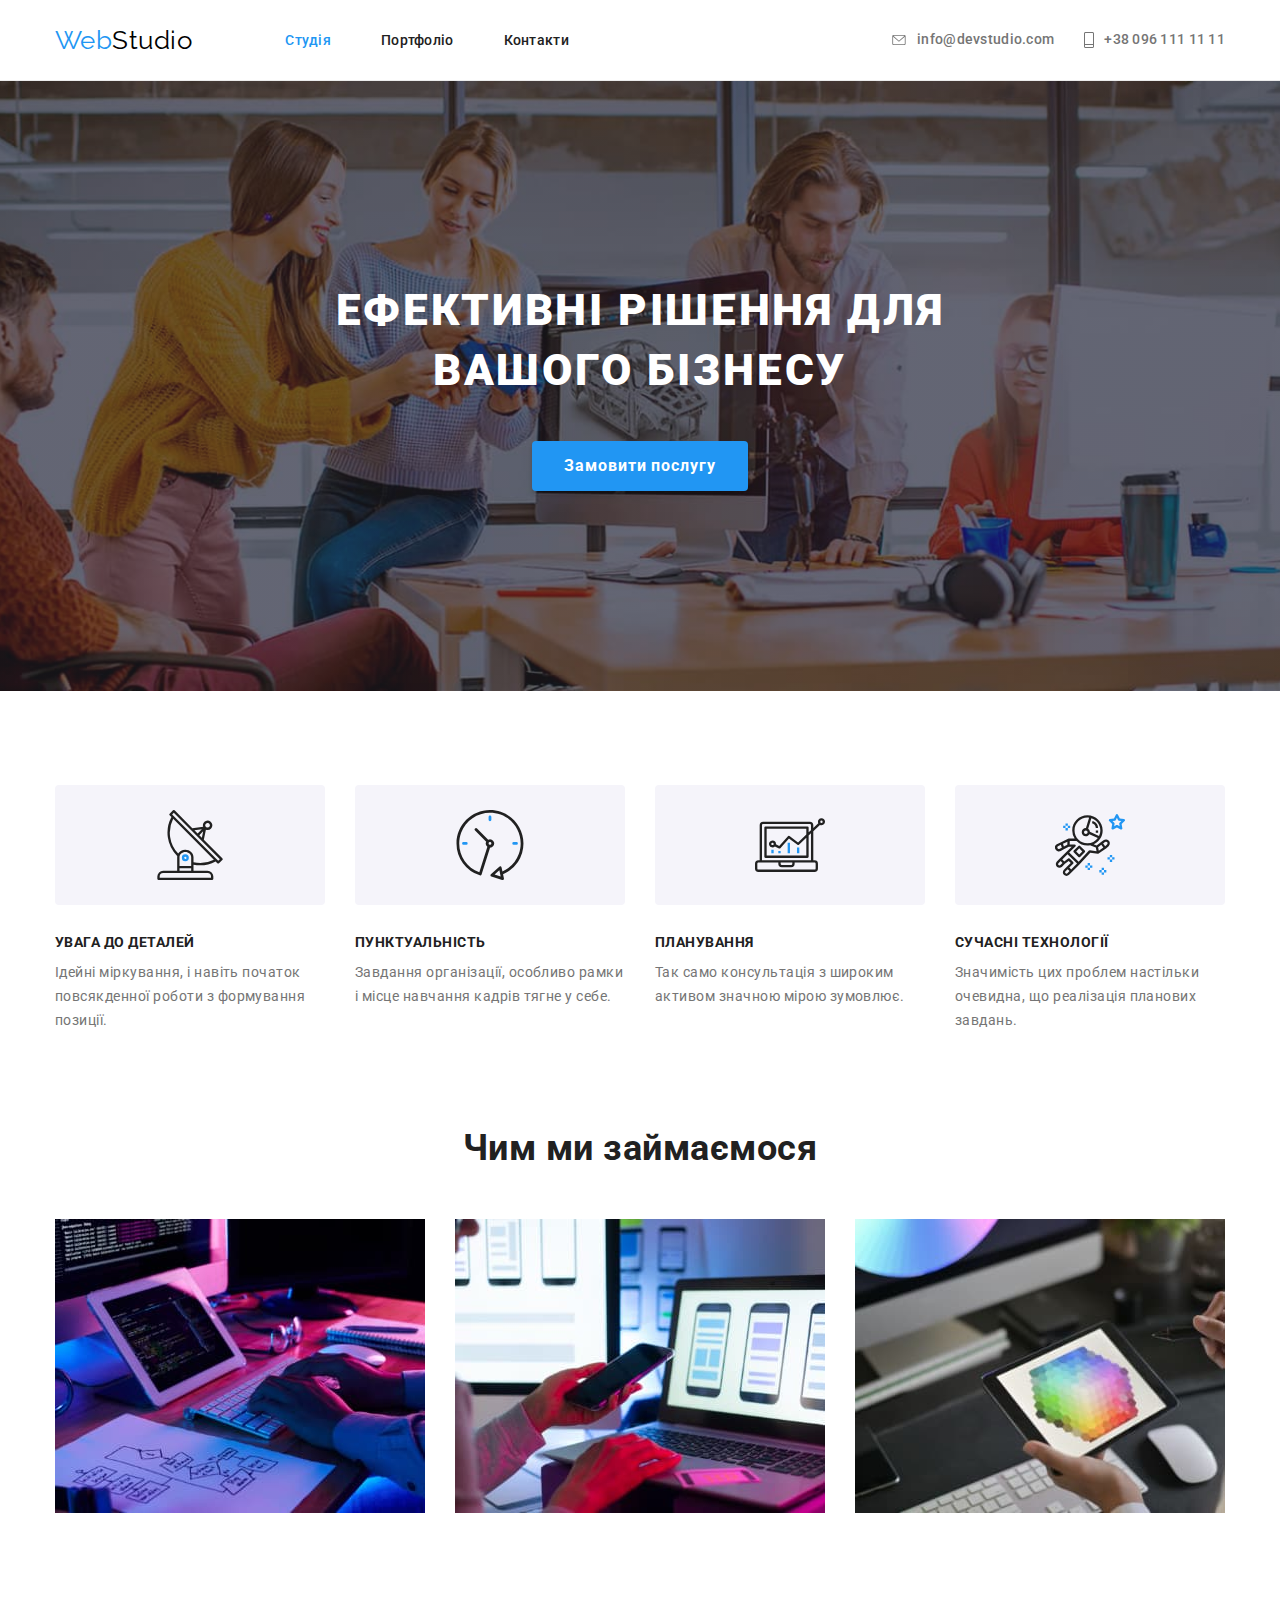
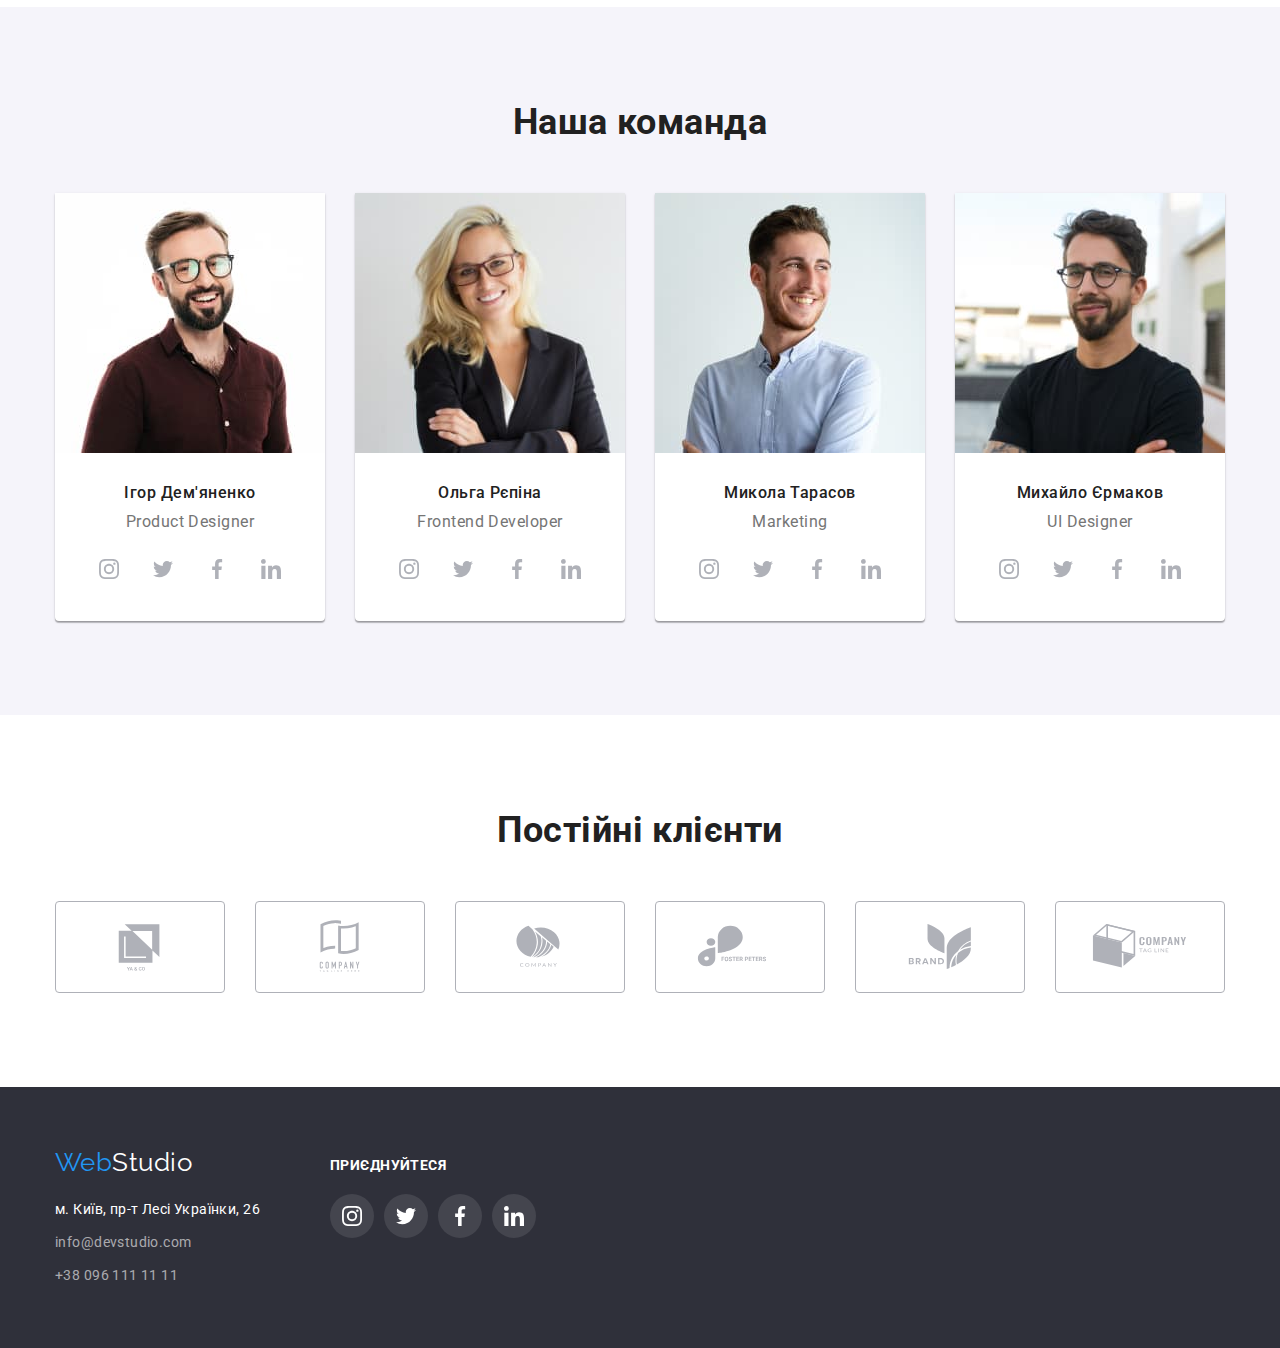
<file: index.html>
<!DOCTYPE html>
<html lang="uk">
<head>
    <meta charset="UTF-8">
    <meta http-equiv="X-UA-Compatible" content="IE=edge">
    <meta name="viewport" content="width=device-width, initial-scale=1.0">
    <title>Document</title>
    <link rel="stylesheet" href="https://cdnjs.cloudflare.com/ajax/libs/modern-normalize/1.0.0/modern-normalize.min.css" />
    <link href="https://fonts.googleapis.com/css2?family=Raleway:wght@700&family=Roboto:wght@400;500;700;900&display=swap"
        rel="stylesheet">
    <link rel="stylesheet" href="./css/styles.css">
</head>
<body>
    <header class="page-header">
        <div class="container">
           <div class="header-container">
            <nav class="site-nav">
                <div class="header-nav">
                    <a href="./index.html" class="logo">
                        <span class="first-part-logo">Web</span><span>Studio</span>
                    </a>
                    <ul class="list header-menu">
                        <li class="main-nav">
                            <a href="./index.html" class="link-studio active">Студія</a>
                        </li>
                        <li>
                            <a href="./portfolio.html" class="link-portpholio">Портфоліо</a>
                        </li>
                        <li>
                            <a href="" class="link-contacts">Контакти</a>
                        </li>
                    </ul>
                </div>
            </nav>
            <div class="contacts-nav">
                <ul class="list contact-list">
                    <li>
                        <a href="mailto:info@devstudio.com" class="mail">
                            <svg class="mail-icon" width="16" height="10">
                                <use href="./images/icons.svg#icon-envelope">
                                </use>
                            </svg>
                            info@devstudio.com
                        </a>
                    </li>
                    <li>
                        <a href="tel:+380961111111" class="tel">
                            <svg class="tel-icon" width="10" height="16">
                                <use href="./images/icons.svg#icon-Vector">
                                </use>
                            </svg>
                            +38 096 111 11 11
                        </a>
                    </li>
                </ul>  
            </div>
           </div>
        </div>
    </header>
    <main>
        <section class="section-main">
            <div class="container">
                <div class="hero-container">
                    <h1 class="main-title">ЕФЕКТИВНІ РІШЕННЯ ДЛЯ ВАШОГО БІЗНЕСУ</h1>
                    <button type="button" class="btn-order">Замовити послугу</button>
                </div>
            </div>
        </section>
        <section class="section-benefits">
            <div class="container">
                <div class="benefits-container">
                    <h2 hidden>Наші переваги</h2>
                    <ul class="list benefits-list">
                        <li>
                            <a href="" class="benefits-item">
                                <svg width="70" height="70">
                                    <use href="./images/icons.svg#icon-antenna"></use>
                                </svg>
                            </a>
                            <h3 class="title-3">УВАГА ДО ДЕТАЛЕЙ</h3>
                            <p class="p-title-3">Ідейні міркування, і навіть початок повсякденної роботи з формування позиції.</p>
                        </li>
                        <li>
                            <a href="" class="benefits-item">
                                <svg width="70" height="70">
                                    <use href="./images/icons.svg#icon-clock"></use>
                                </svg>
                            </a>
                            <h3 class="title-3">ПУНКТУАЛЬНІСТЬ</h3>
                            <p class="p-title-3">Завдання організації, особливо рамки і місце навчання кадрів тягне у себе.</p>
                        </li>
                        <li>
                            <a href="" class="benefits-item">
                                <svg width="70" height="70">
                                    <use href="./images/icons.svg#icon-diagram"></use>
                                </svg>
                            </a>
                            <h3 class="title-3">ПЛАНУВАННЯ</h3>
                            <p class="p-title-3">Так само консультація з широким активом значною мірою зумовлює.</p>
                        </li>
                        <li>
                            <a href="" class="benefits-item">
                                <svg width="70" height="70">
                                    <use href="./images/icons.svg#icon-astronaut"></use>
                                </svg>
                            </a>
                            <h3 class="title-3">СУЧАСНІ ТЕХНОЛОГІЇ</h3>
                            <p class="p-title-3">Значимість цих проблем настільки очевидна, що реалізація планових завдань.</p>
                        </li>
                    </ul>
                </div>
            </div>
        </section>
        <section class="section-working">
            <div class="container">
                <div class="container-working">
                    <h2 class="title">Чим ми займаємося</h2>
                    <ul class="list list-working">
                        <li>
                            <img src="./images/img1.jpg" width="370" alt="зображення програміста при роботі з кодуванням">
                        </li>
                        <li>
                            <img src="./images/img2.jpg" width="370" alt="юай дизайнер, що працює над інтерфейсом мобільного додатку">
                        </li>
                        <li>
                            <img src="./images/img3.jpg" width="370" alt="веб-дизайнер з палітрою кольорів">
                        </li>
                    </ul>
                </div>
            </div>
        </section>
        <section class="section-team">
            <div class="container">
                <div class="container-team">
                    <h2 class="title">Наша команда</h2>
                    <ul class="list list-team-container">
                        <li class="list-team">
                            <img src="./images/img2-1.jpg" width="270" alt="Ігор Дем'яненко">
                            <div class="container-for-p">
                                <p class="name">Ігор Дем'яненко</p>
                                <p class="position">Product Designer</p>
                                <ul class="list soc-list">
                                    <li class="soc-item">
                                        <a href="" class="soc-link">
                                            <svg class="soc-icon" width="20" height="20">
                                                <use href="./images/icons.svg#icon-instagram"></use>
                                            </svg>
                                        </a>
                                    </li>
                                    <li class="soc-item">
                                        <a href="" class="soc-link">
                                            <svg class="soc-icon" width="20" height="20">
                                                <use href="./images/icons.svg#icon-twitter-1">
                                                </use>
                                            </svg>
                                        </a>
                                    </li>
                                    <li class="soc-item">
                                        <a href="" class="soc-link">
                                            <svg class="soc-icon" width="20" height="20">
                                                <use href="./images/icons.svg#icon-facebook">
                                                </use>
                                            </svg>
                                        </a>
                                    </li>
                                    <li class="soc-item">
                                        <a href="" class="soc-link">
                                            <svg class="soc-icon" width="20" height="20">
                                                <use href="./images/icons.svg#icon-linkedin">
                                
                                                </use>
                                            </svg>
                                        </a>
                                    </li>
                                </ul>
                            </div>
                        </li>
                        <li class="list-team">
                            <img src="./images/img2-2.jpg" width="270" alt="Ольга Рєпіна">
                            <div class="container-for-p">
                                <p class="name">Ольга Рєпіна</p>
                                <p class="position">Frontend Developer</p>
                                <ul class="list soc-list">
                                    <li class="soc-item">
                                        <a href="" class="soc-link">
                                            <svg class="soc-icon" width="20" height="20">
                                                <use href="./images/icons.svg#icon-instagram"></use>
                                            </svg>
                                        </a>
                                    </li>
                                    <li class="soc-item">
                                        <a href="" class="soc-link">
                                            <svg class="soc-icon" width="20" height="20">
                                                <use href="./images/icons.svg#icon-twitter-1">
                                                </use>
                                            </svg>
                                        </a>
                                    </li>
                                    <li class="soc-item">
                                        <a href="" class="soc-link">
                                            <svg class="soc-icon" width="20" height="20">
                                                <use href="./images/icons.svg#icon-facebook">
                                                </use>
                                            </svg>
                                        </a>
                                    </li>
                                    <li class="soc-item">
                                        <a href="" class="soc-link">
                                            <svg class="soc-icon" width="20" height="20">
                                                <use href="./images/icons.svg#icon-linkedin">
                                
                                                </use>
                                            </svg>
                                        </a>
                                    </li>
                                </ul>
                            </div>
                        </li>
                        <li class="list-team">
                            <img src="./images/img2-3.jpg" width="270" alt="Микола Тарасов">
                            <div class="container-for-p">
                                <p class="name">Микола Тарасов</p>
                                <p class="position">Marketing</p>
                                <ul class="list soc-list">
                                    <li class="soc-item">
                                        <a href="" class="soc-link">
                                            <svg class="soc-icon" width="20" height="20">
                                                <use href="./images/icons.svg#icon-instagram"></use>
                                            </svg>
                                        </a>
                                    </li>
                                    <li class="soc-item">
                                        <a href="" class="soc-link">
                                            <svg class="soc-icon" width="20" height="20">
                                                <use href="./images/icons.svg#icon-twitter-1">
                                                </use>
                                            </svg>
                                        </a>
                                    </li>
                                    <li class="soc-item">
                                        <a href="" class="soc-link">
                                            <svg class="soc-icon" width="20" height="20">
                                                <use href="./images/icons.svg#icon-facebook">
                                                </use>
                                            </svg>
                                        </a>
                                    </li>
                                    <li class="soc-item">
                                        <a href="" class="soc-link">
                                            <svg class="soc-icon" width="20" height="20">
                                                <use href="./images/icons.svg#icon-linkedin">
                                
                                                </use>
                                            </svg>
                                        </a>
                                    </li>
                                </ul>
                            </div>
                        </li>
                        <li class="list-team">
                            <img src="./images/img2-4.jpg" width="270" alt="Михайло Єрмаков">
                            <div class="container-for-p">
                                <p class="name">Михайло Єрмаков</p>
                                <p class="position">UI Designer</p>
                                <ul class="list soc-list">
                                    <li class="soc-item">
                                        <a href="" class="soc-link">
                                            <svg class="soc-icon" width="20" height="20">
                                                <use href="./images/icons.svg#icon-instagram"></use>
                                            </svg>
                                        </a>
                                    </li>
                                    <li class="soc-item">
                                        <a href="" class="soc-link">
                                            <svg class="soc-icon" width="20" height="20">
                                                <use href="./images/icons.svg#icon-twitter-1">
                                                </use>
                                            </svg>
                                        </a>
                                    </li>
                                    <li class="soc-item">
                                        <a href="" class="soc-link">
                                            <svg class="soc-icon" width="20" height="20">
                                                <use href="./images/icons.svg#icon-facebook">
                                                </use>
                                            </svg>
                                        </a>
                                    </li>
                                    <li class="soc-item">
                                        <a href="" class="soc-link">
                                            <svg class="soc-icon" width="20" height="20">
                                                <use href="./images/icons.svg#icon-linkedin">
                                
                                                </use>
                                            </svg>
                                        </a>
                                    </li>
                                </ul>
                            </div>
                        </li>
                    </ul>
                </div>
            </div>
        </section>
        <section class="section-clients">
            <div class="container">
                <div class="continer-clients">
                    <h2 class="title">Постійні клієнти</h2>
                    <ul class="list clients-list">
                        <li class="clients-item">
                            <a href="" class="clients-link">
                            <svg width="106" height="60" class="clients-icon">
                                <use href="./images/icons.svg#icon-Logo1"></use>
                            </svg>
                            </a>
                        </li>
                        <li class="clients-item">
                            <a href="" class="clients-link">
                                <svg width="106" height="60" class="clients-icon">
                                    <use href="./images/icons.svg#icon-Logo2"></use>
                                </svg>
                            </a>
                        </li>
                        <li class="clients-item">
                            <a href="" class="clients-link">
                                <svg width="106" height="60" class="clients-icon">
                                    <use href="./images/icons.svg#icon-Logo3"></use>
                                </svg>
                            </a>
                        </li>
                        <li class="clients-item">
                            <a href="" class="clients-link">
                                <svg width="106" height="60" class="clients-icon">
                                    <use href="./images/icons.svg#icon-Logo4"></use>
                                </svg>
                            </a>
                        </li>
                        <li class="clients-item">
                            <a href="" class="clients-link">
                                <svg width="106" height="60" class="clients-icon">
                                    <use href="./images/icons.svg#icon-Logo5"></use>
                                </svg>
                            </a>
                        </li>
                        <li class="clients-item">
                            <a href="" class="clients-link">
                                <svg width="106" height="60" class="clients-icon">
                                    <use href="./images/icons.svg#icon-Logo6"></use>
                                </svg>
                            </a>
                        </li>
                    </ul>
                </div>
            </div>
        </section>
    </main>
    <footer class="footer">
        <div class="container">
            <div class="container-footer-main">
                <div class="container-footer">
                    <a href="./index.html" class="logo">
                        <span class="first-part-logo">Web</span><span class="second-part-logo">Studio</span>
                    </a>
                    <address class="address-container">
                        <a href="https://www.google.com/maps/place/%D0%B1%D1%83%D0%BB%D1%8C%D0%B2%D0%B0%D1%80+%D0%9B%D0%B5%D1%81%D1%96+%D0%A3%D0%BA%D1%80%D0%B0%D1%97%D0%BD%D0%BA%D0%B8,+26,+%D0%9A%D0%B8%D1%97%D0%B2,+%D0%A3%D0%BA%D1%80%D0%B0%D1%97%D0%BD%D0%B0,+02000/@50.4265807,30.5361971,17z/data=!3m1!4b1!4m5!3m4!1s0x40d4cf0e033ecbe9:0x57a4dffefec77da0!8m2!3d50.4265807!4d30.5383858"
                            target="_blank" rel="noopener noreferrer nofollow" class="address">м. Київ, пр-т Лесі Українки, 26</a>
                        <a href="mailto:info@devstudio.com" class="mail">info@devstudio.com</a>
                        <a href="tel:+380961111111" class="tel">+38 096 111 11 11</a>
                    </address>
                </div>
                <div class="container-social">
                    <h4 class="title-social">Приєднуйтеся</h4>
                    <ul class="list soc-list-footer">
                        <li class="soc-item">
                            <a href="" class="soc-link-footer">
                                <svg class="soc-icon-footer" width="20" height="20">
                                    <use href="./images/icons.svg#icon-instagram"></use>
                                </svg>
                            </a>
                        </li>
                        <li class="soc-item">
                            <a href="" class="soc-link-footer">
                                <svg class="soc-icon-footer" width="20" height="20">
                                    <use href="./images/icons.svg#icon-twitter-1">
                                    </use>
                                </svg>
                            </a>
                        </li>
                        <li class="soc-item">
                            <a href="" class="soc-link-footer">
                                <svg class="soc-icon-footer" width="20" height="20">
                                    <use href="./images/icons.svg#icon-facebook">
                                    </use>
                                </svg>
                            </a>
                        </li>
                        <li class="soc-item">
                            <a href="" class="soc-link-footer">
                                <svg class="soc-icon-footer" width="20" height="20">
                                    <use href="./images/icons.svg#icon-linkedin">
                
                                    </use>
                                </svg>
                            </a>
                        </li>
                    </ul>
                </div>
            </div>
        </div>
    </footer>
</body>
</html>
</file>
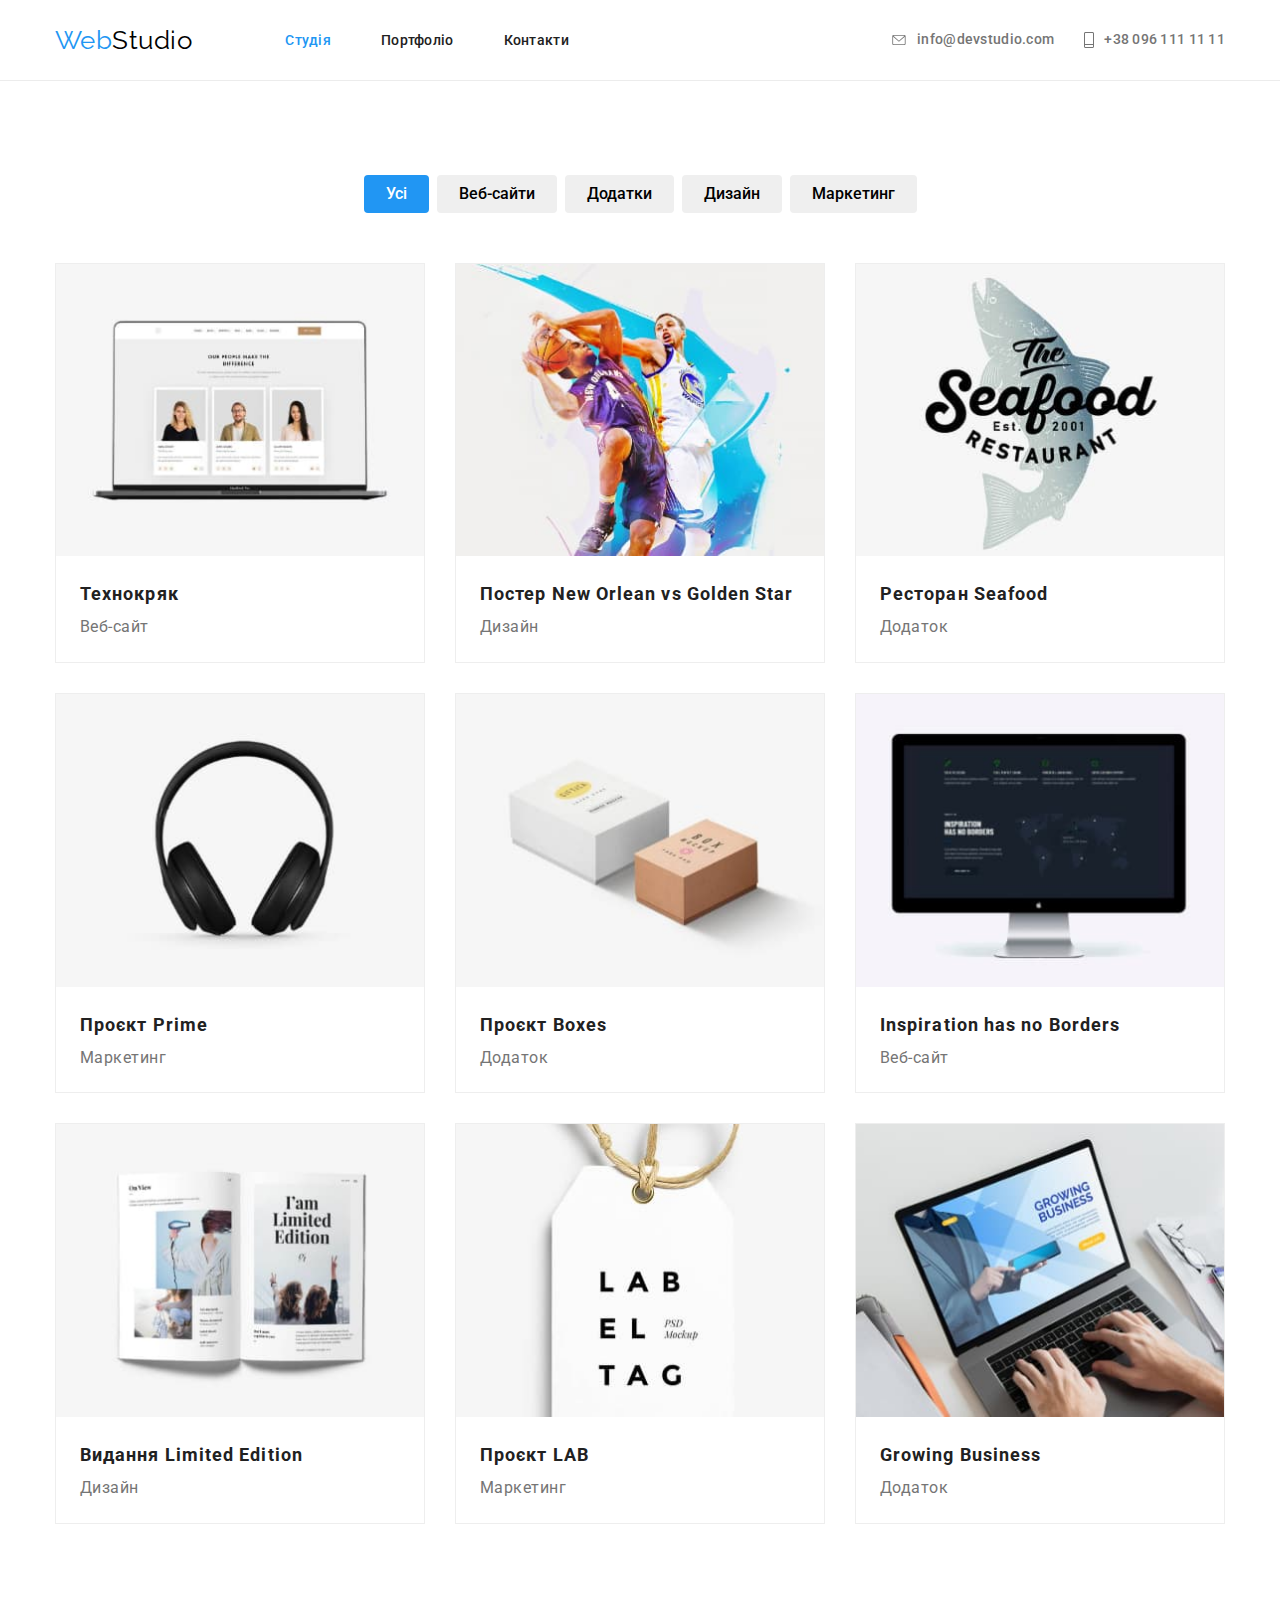
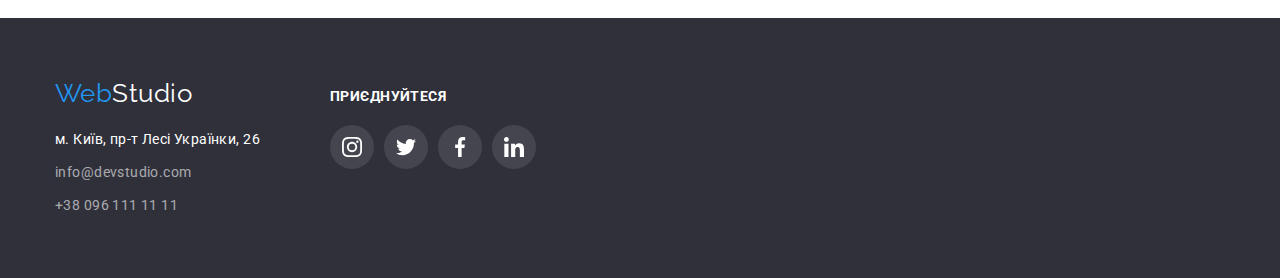
<file: portfolio.html>
<!DOCTYPE html>
<html lang="uk">
<head>
    <meta charset="UTF-8">
    <meta http-equiv="X-UA-Compatible" content="IE=edge">
    <meta name="viewport" content="width=device-width, initial-scale=1.0">
    <title>Document</title>
    <link rel="stylesheet" href="https://cdnjs.cloudflare.com/ajax/libs/modern-normalize/1.0.0/modern-normalize.min.css" />
    <link href="https://fonts.googleapis.com/css2?family=Raleway:wght@700&family=Roboto:wght@400;500;700;900&display=swap"
        rel="stylesheet">
    <link rel="stylesheet" href="./css/styles.css">
</head>
<body>
    <header class="page-header">
        <div class="container">
            <div class="header-container">
                <nav class="site-nav">
                    <div class="header-nav">
                        <a href="./index.html" class="logo">
                            <span class="first-part-logo">Web</span><span>Studio</span>
                        </a>
                        <ul class="list header-menu">
                            <li class="main-nav">
                                <a href="./index.html" class="link-studio active">Студія</a>
                            </li>
                            <li>
                                <a href="./portfolio.html" class="link-portpholio">Портфоліо</a>
                            </li>
                            <li>
                                <a href="" class="link-contacts">Контакти</a>
                            </li>
                        </ul>
                    </div>
                </nav>
                <div class="contacts-nav">
                    <ul class="list contact-list">
                        <li>
                            <a href="mailto:info@devstudio.com" class="mail">
                                <svg class="mail-icon" width="16" height="10">
                                    <use href="./images/icons.svg#icon-envelope">
                                    </use>
                                </svg>
                                info@devstudio.com
                            </a>
                        </li>
                        <li>
                            <a href="tel:+380961111111" class="tel">
                                <svg class="tel-icon" width="10" height="16">
                                    <use href="./images/icons.svg#icon-Vector">
                                    </use>
                                </svg>
                                +38 096 111 11 11
                            </a>
                        </li>
                    </ul>
                </div>
            </div>
        </div>
    </header>
    <main class="main-portpholio">
        <section class="section-portpholio">
            <div class="container">
                <ul class="list button-list">
                    <li>
                        <button type="button" class="btn active-btn">Усі</button>
                    </li>
                    <li>
                        <button type="button" class="btn">Веб-сайти</button>
                    </li>
                    <li>
                        <button type="button" class="btn">Додатки</button>
                    </li>
                    <li>
                        <button type="button" class="btn">Дизайн</button>
                    </li>
                    <li>
                        <button type="button" class="btn">Маркетинг</button>
                    </li>
                </ul>
                <ul class="list all-list">
                    <li class="image-item">
                        <img src="./images/imgp1.jpg" width="370" alt="наші люди">
                        <div class="container-pretitle">
                            <h2 class="title-image">Технокряк</h2>
                            <p class="p-image">Веб-сайт</p>
                        </div>
                    </li>
                    <li class="image-item">
                        <img src="./images/imgp2.jpg" width="370" alt="2 баскетболіста">
                        <div class="container-pretitle">
                            <h2 class="title-image">Постер New Orlean vs Golden Star</h2>
                            <p class="p-image">Дизайн</p>
                        </div>
                    </li>
                    <li class="image-item">
                        <img src="./images/imgp3.jpg" width="370" alt="емблема ресторану">
                        <div class="container-pretitle">
                            <h2 class="title-image">Ресторан Seafood</h2>
                            <p class="p-image">Додаток</p>
                        </div>
                    </li>
                    <li class="image-item">
                        <img src="./images/imgp4.jpg" width="370" alt="навушники">
                        <div class="container-pretitle">
                            <h2 class="title-image">Проєкт Prime</h2>
                            <p class="p-image">Маркетинг</p>
                        </div>
                    </li>
                    <li class="image-item">
                        <img src="./images/imgp5.jpg" width="370" alt="2 коробки">
                        <div class="container-pretitle">
                            <h2 class="title-image">Проєкт Boxes</h2>
                            <p class="p-image">Додаток</p>
                        </div>
                    </li>
                    <li class="image-item">
                        <img src="./images/imgp6.jpg" width="370" alt="додаток Інспірейшн хес ноу Бордерс">
                        <div class="container-pretitle">
                            <h2 class="title-image">Inspiration has no Borders</h2>
                            <p class="p-image">Веб-сайт</p>
                        </div>
                    </li>
                    <li class="image-item">
                        <img src="./images/imgp7.jpg" width="370" alt="видання">
                        <div class="container-pretitle">
                            <h2 class="title-image">Видання Limited Edition</h2>
                            <p class="p-image">Дизайн</p>
                        </div>
                    </li>
                    <li class="image-item">
                        <img src="./images/imgp8.jpg" width="370" alt="проєкт">
                        <div class="container-pretitle">
                            <h2 class="title-image">Проєкт LAB</h2>
                            <p class="p-image">Маркетинг</p>
                        </div>
                    </li>
                    <li class="image-item">
                        <img src="./images/imgp9.jpg" width="370" alt="додаток Гровінг Бізнес">
                        <div class="container-pretitle">
                            <h2 class="title-image">Growing Business</h2>
                            <p class="p-image">Додаток</p>
                        </div>
                    </li>
                </ul>
            </div>
        </section>
    </main>
<footer class="footer">
    <div class="container">
        <div class="container-footer-main">
            <div class="container-footer">
                <a href="./index.html" class="logo">
                    <span class="first-part-logo">Web</span><span class="second-part-logo">Studio</span>
                </a>
                <address class="address-container">
                    <a href="https://www.google.com/maps/place/%D0%B1%D1%83%D0%BB%D1%8C%D0%B2%D0%B0%D1%80+%D0%9B%D0%B5%D1%81%D1%96+%D0%A3%D0%BA%D1%80%D0%B0%D1%97%D0%BD%D0%BA%D0%B8,+26,+%D0%9A%D0%B8%D1%97%D0%B2,+%D0%A3%D0%BA%D1%80%D0%B0%D1%97%D0%BD%D0%B0,+02000/@50.4265807,30.5361971,17z/data=!3m1!4b1!4m5!3m4!1s0x40d4cf0e033ecbe9:0x57a4dffefec77da0!8m2!3d50.4265807!4d30.5383858"
                        target="_blank" rel="noopener noreferrer nofollow" class="address">м. Київ, пр-т Лесі Українки,
                        26</a>
                    <a href="mailto:info@devstudio.com" class="mail">info@devstudio.com</a>
                    <a href="tel:+380961111111" class="tel">+38 096 111 11 11</a>
                </address>
            </div>
            <div class="container-social">
                <h4 class="title-social">Приєднуйтеся</h4>
                <ul class="list soc-list-footer">
                    <li class="soc-item">
                        <a href="" class="soc-link-footer">
                            <svg class="soc-icon-footer" width="20" height="20">
                                <use href="./images/icons.svg#icon-instagram"></use>
                            </svg>
                        </a>
                    </li>
                    <li class="soc-item">
                        <a href="" class="soc-link-footer">
                            <svg class="soc-icon-footer" width="20" height="20">
                                <use href="./images/icons.svg#icon-twitter-1">
                                </use>
                            </svg>
                        </a>
                    </li>
                    <li class="soc-item">
                        <a href="" class="soc-link-footer">
                            <svg class="soc-icon-footer" width="20" height="20">
                                <use href="./images/icons.svg#icon-facebook">
                                </use>
                            </svg>
                        </a>
                    </li>
                    <li class="soc-item">
                        <a href="" class="soc-link-footer">
                            <svg class="soc-icon-footer" width="20" height="20">
                                <use href="./images/icons.svg#icon-linkedin">

                                </use>
                            </svg>
                        </a>
                    </li>
                </ul>
            </div>
        </div>
    </div>
</footer>
</body>
</html>
</file>
<file: css/styles.css>
:root {
    --primary-text-color: #212121;
    --secondary-text-color: #757575;
    --accent-color: #2196F3;
    --white-color: #FFFFFF;
    --bg-black-color: #2F303A;
    --bg-white-color: #F5F5F5;
    --bg-white2-color:#F5F4FA;
    --gradient: linear-gradient(rgba(47, 48, 58, 0.4), rgba(47, 48, 58, 0.4));

}

body {
color: var(--primary-text-color);
font-family: Roboto, sans-serif;
letter-spacing: 0.03em;
}

.list {
    list-style: none;
}

.title {
    font-weight: 700;
    font-size: 36px;
    line-height: 1.17;
    text-align: center;
}

h1, h2, h3, h4, h5, h6,
p, 
ul {
    padding: 0;
    margin: 0;
}

.container {
    width: 1200px;
    margin: 0 auto;
    padding-left: 15px;
    padding-right: 15px;
}

/* header */

.page-header{
    background-color: var(--white-color);
    border-bottom: 1px solid #ECECEC;;
}

.logo {
    font-family: Raleway;
    font-size: 26px;
    line-height: 1.19;
    color: #000000;
    text-decoration: none;
}

.first-part-logo {
    color: var(--accent-color);
}

.second-part-logo {
    color: var(--white-color);
}

.link-studio, .link-portpholio, .link-contacts {
    color: var(--primary-text-color);
    font-weight: 500;
    font-size: 14px;
    line-height: 1.14;
    text-decoration: none;
    letter-spacing: 0.02em;
}

.link-studio:hover,
.link-portpholio:hover,
.link-contacts:hover,
.link-studio:focus,
.link-portpholio:focus,
.link-contacts:focus,
.mail:hover,
.mail:focus,
.tel:hover,
.tel:focus,
.active {
    color: var(--accent-color);
}

.mail:hover .mail-icon {
    fill: var(--accent-color);
}

.tel:hover .tel-icon {
    fill: var(--accent-color);
}

.mail:focus .mail-icon {
    fill: var(--accent-color);
}

.tel:focus .tel-icon {
    fill: var(--accent-color);
}

.mail, .tel {
    display: flex;
    align-items: center;
    color: var(--secondary-text-color);
    font-weight: 500;
    font-size: 14px;
    line-height: 1.14;
    text-decoration: none;
    letter-spacing: 0.02em;
}

.header-container {
    display: flex;
    justify-content: space-between;
    align-items: center;
    height: 80px;
}

.header-nav {
    display: flex;
    align-items: center;
    gap: 93px;
}

.header-menu {
    display: flex;
    gap: 50px;
}

.contact-list {
    display: flex;
    gap: 30px;
}

.tel-icon, .mail-icon {
    display: flex;
    align-items: center;
    margin-right: 10px;
    fill: var(--secondary-text-color);
}
/* main */
/* main section */
.section-main {
    background-color: var(--bg-black-color);
    background-image: var(--gradient),
    url(../images/hero.jpg);
    background-repeat: no-repeat;
    background-size: cover;
    object-fit: cover;
    background-position: center;
    padding-top: 200px;
    padding-bottom: 200px;
}

.main-title {
    color: var(--white-color);
    font-weight: 900;
    font-size: 44px;
    line-height: 1.36;
    text-align: center;
    letter-spacing: 0.06em;
    max-width: 696px;
    display: inline-block;
}

.btn-order {
    background-color: var(--accent-color);
    cursor: pointer;
    color: var(--white-color);
    font-weight: 700;
    font-size: 16px;
    line-height: 1.88;
    letter-spacing: 0.06em;

    border: none;
    box-shadow: 0px 4px 4px rgba(0, 0, 0, 0.15);
    border-radius: 4px;
    padding: 10px 32px;
}

.hero-container {
    display: flex;
    flex-direction: column;
    align-items: center;
    gap: 40px;
}

/* benefits section */

.section-benefits {
    padding-top: 94px;
}

.benefits-item {
    display: flex;
    justify-content: center;
    align-items: center;
    width: 270px;
    height: 120px;
    background-color: var(--bg-white2-color);
    border-radius: 4px;
    margin-bottom: 30px;
}

.benefits-list {
    display: flex;
    gap: 30px;
}

.title-3 {
    font-weight: 700;
    font-size: 14px;
    line-height: 1.14;
    margin-bottom: 10px;
}

.p-title-3 {
    font-size: 14px;
    line-height: 1.71;
    color: var(--secondary-text-color);
}

/* section-our-working */

.section-working {
    padding-top: 94px;
    padding-bottom: 94px;
}

.list-working {
    display: flex;
    margin-top: 50px;
    justify-content: center;
    gap: 30px;
}

/* section-team */

.section-team {
    background-color: var(--bg-white2-color);
    padding-top: 94px;
    padding-bottom: 94px;
}

.list-team-container {
    display: flex;
    justify-content: space-between;
    margin-top: 50px;
}

.list-team {
    background-color: var(--white-color);
    box-shadow: 0px 1px 3px rgba(0, 0, 0, 0.12), 0px 1px 1px rgba(0, 0, 0, 0.14), 0px 2px 1px rgba(0, 0, 0, 0.2);
    border-radius: 0px 0px 4px 4px;
}

.container-for-p {
    padding-top: 30px;
    padding-bottom: 30px;
}

.name {
    margin-bottom: 10px;
    font-weight: 500;
    font-size: 16px;
    line-height: 1.19;
    text-align: center;
}

.position {
    color: var(--secondary-text-color);
    font-size: 16px;
    line-height: 1.19;
    text-align: center;
    margin-bottom: 16px;
}

.soc-list {
    display: flex;
    justify-content: center;
    gap: 10px;
}

.soc-icon {
    fill: #AFB1B8;
}

.soc-link {
    width: 44px;
    height: 44px;
    display: flex;
    align-items: center;
    justify-content: center;
    border-radius: 50%;
}

.soc-link:hover {
    background-color: var(--accent-color)
}

.soc-link:hover .soc-icon {
    fill: var(--white-color);
}

.soc-link:focus {
    background-color: var(--accent-color)
}

.soc-link:focus .soc-icon {
    fill: var(--white-color);
}
/* section clients */

.section-clients {
    padding-top: 94px;
    padding-bottom: 94px;
}

.clients-list {
    display: flex;
    justify-content: space-between;
    gap: 30px;
    margin-top: 50px;
}

.clients-item {
    width: calc((100% - 60px) / 6);
}

.clients-link {
    width: 100%;
    height: 92px;
    border: 1px solid #AFB1B8;
    border-radius: 4px;
    display: flex;
    align-items: center;
    justify-content: center;
}

.clients-icon {
    fill: #AFB1B8;
}

.clients-link:hover {
    border: 1px solid #2196F3;
}

.clients-link:hover .clients-icon{
    fill: var(--accent-color);
}

.clients-link:focus {
    border: 1px solid #2196F3;
}

.clients-link:focus .clients-icon {
    fill: var(--accent-color);
}

/* footer */
.container-footer {
    display: flex;
    flex-direction: column;
    gap: 20px;
}

.address-container {
    display: flex;
    flex-direction: column;
    gap: 9px;
}

.footer {
    background-color: var(--bg-black-color);
}

.address {
    font-size: 14px;
    line-height: 1.71;
    color: var(--white-color);
    font-style: normal;
    text-decoration: none;
    letter-spacing: 0.03em;
}

.footer .mail,
.footer .tel {
    font-style: normal;
    font-weight: 400;
    font-size: 14px;
    line-height: 1.71;
    color: rgba(255, 255, 255, 0.6);
    letter-spacing: 0.03em;
}

.container-footer-main {
    display: flex;
    padding-top: 60px;
    padding-bottom: 60px;
}

.container-social {
    margin-left: 70px;
    display: block;
    margin-top: 11px;
}

.title-social {
    color: var(--white-color);
    font-size: 14px;
    line-height: 1.14;
    letter-spacing: 0.03em;
    text-transform: uppercase;
    font-family: inherit;
}

.soc-list-footer {
    display: flex;
    justify-content: center;
    gap: 10px;
}

.soc-icon-footer {
    fill: var(--white-color);
}

.soc-link-footer {
    width: 44px;
    height: 44px;
    display: flex;
    align-items: center;
    justify-content: center;
    border-radius: 50%;
    background-color: rgba(255, 255, 255, 0.1);
    margin-top: 20px;
}

.soc-link-footer:hover {
    background-color: var(--accent-color);
}

.soc-link-footer:hover .soc-icon-footer{
    fill: var(--white-color);
}

.soc-link-footer:focus {
    background-color: var(--accent-color);
}

.soc-link-footer:focus .soc-icon-footer {
    fill: var(--white-color);
}

/* page portpholio */

.section-portpholio {
    padding-top: 94px;
    padding-bottom: 94px;
}

.button-list {
    display: flex;
    gap: 8px;
    justify-content: center;
    margin-bottom: 50px;
}

.btn {
    font-weight: 500;
    font-size: 16px;
    line-height: 1.63;
    text-align: center;
    cursor: pointer;
    font-family: Roboto;
    padding: 6px 22px;
    border: none;
    border-radius: 4px;
}

.btn:hover,
.btn:focus,
.active-btn {
    background-color: var(--accent-color);
    color: var(--white-color);
}

.btn:hover,
.btn:focus {
    box-shadow: 0px 3px 1px rgba(0, 0, 0, 0.1), 0px 1px 2px rgba(0, 0, 0, 0.08), 0px 2px 2px rgba(0, 0, 0, 0.12);
}

.all-list {
    display: flex;
    justify-content: space-between;
    flex-wrap: wrap;
    gap: 30px;
}

.image-item {
    background-color: var(--white-color);
    border: 1px solid #EEEEEE;
    width: 370px;
}

.image-item:hover {
    box-shadow: 0px 1px 1px rgba(0, 0, 0, 0.12), 0px 4px 4px rgba(0, 0, 0, 0.06), 1px 4px 6px rgba(0, 0, 0, 0.16);
}

img {
    display: block;
    max-width: 100%;
    height: auto;
}

.container-pretitle {
    padding: 20px 24px;
}

.title-image {
    font-weight: 700;
    font-size: 18px;
    line-height: 2;
    letter-spacing: 0.06em;
}

.p-image {
    font-size: 16px;
    line-height: 1.86;
    color: var(--secondary-text-color); 
}
</file>
